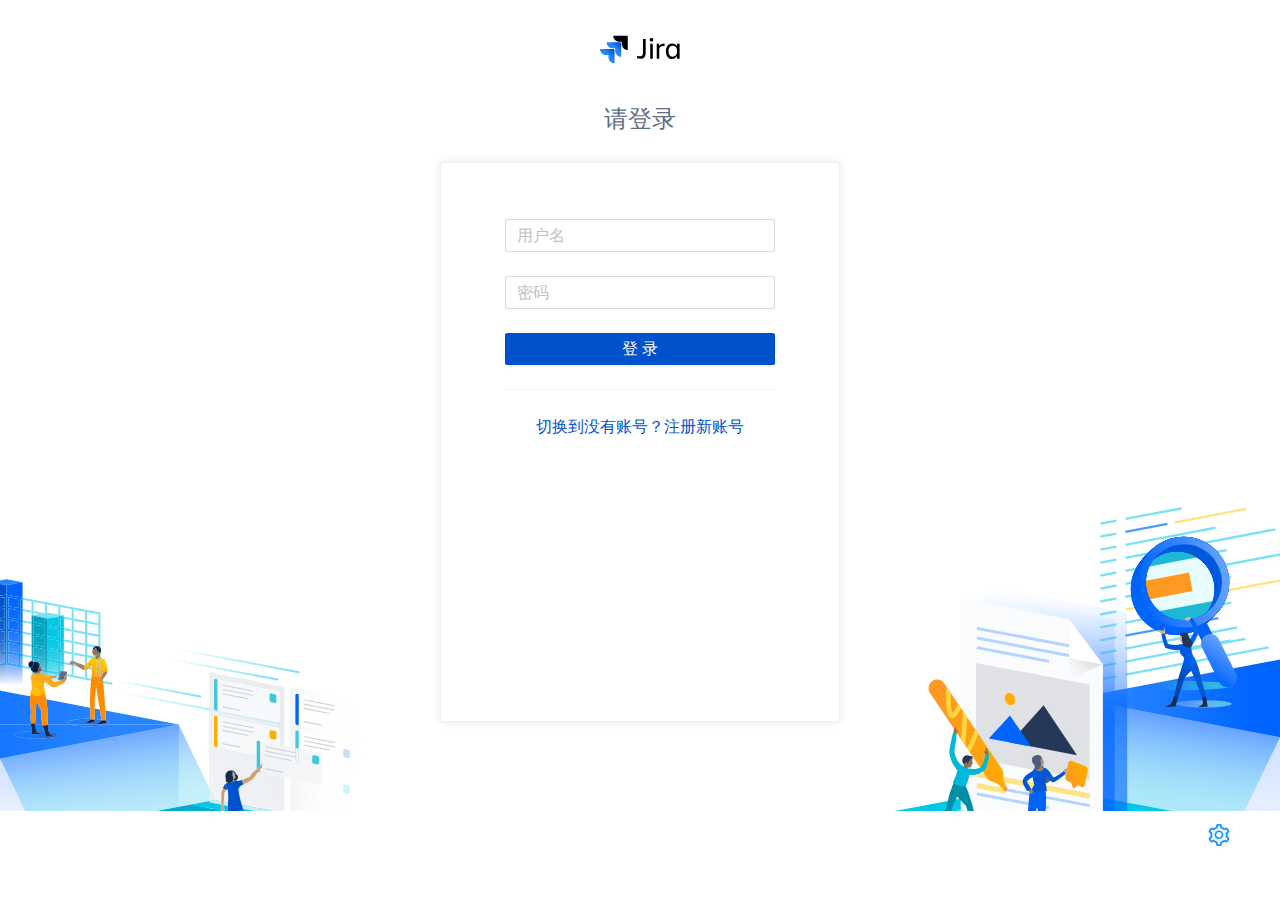
<file: index.html>
<!doctype html><html lang="en"><head><meta charset="utf-8"/><link rel="icon" href="/favicon.ico"/><meta name="viewport" content="width=device-width,initial-scale=1"/><meta name="theme-color" content="#000000"/><meta name="description" content="Web site created using create-react-app"/><link rel="apple-touch-icon" href="/logo192.png"/><link rel="manifest" href="/manifest.json"/><title>Jira管理系统</title><script type="text/javascript">!function(n){if("/"===n.search[1]){var a=n.search.slice(1).split("&").map((function(n){return n.replace(/~and~/g,"&")})).join("?");window.history.replaceState(null,null,n.pathname.slice(0,-1)+a+n.hash)}}(window.location)</script><link href="/static/css/2.7d1f9338.chunk.css" rel="stylesheet"><link href="/static/css/main.d6c97e95.chunk.css" rel="stylesheet"></head><body><noscript>You need to enable JavaScript to run this app.</noscript><div id="root"></div><script>!function(e){function r(r){for(var n,a,i=r[0],c=r[1],l=r[2],s=0,p=[];s<i.length;s++)a=i[s],Object.prototype.hasOwnProperty.call(o,a)&&o[a]&&p.push(o[a][0]),o[a]=0;for(n in c)Object.prototype.hasOwnProperty.call(c,n)&&(e[n]=c[n]);for(f&&f(r);p.length;)p.shift()();return u.push.apply(u,l||[]),t()}function t(){for(var e,r=0;r<u.length;r++){for(var t=u[r],n=!0,i=1;i<t.length;i++){var c=t[i];0!==o[c]&&(n=!1)}n&&(u.splice(r--,1),e=a(a.s=t[0]))}return e}var n={},o={1:0},u=[];function a(r){if(n[r])return n[r].exports;var t=n[r]={i:r,l:!1,exports:{}};return e[r].call(t.exports,t,t.exports,a),t.l=!0,t.exports}a.e=function(e){var r=[],t=o[e];if(0!==t)if(t)r.push(t[2]);else{var n=new Promise((function(r,n){t=o[e]=[r,n]}));r.push(t[2]=n);var u,i=document.createElement("script");i.charset="utf-8",i.timeout=120,a.nc&&i.setAttribute("nonce",a.nc),i.src=function(e){return a.p+"static/js/"+({}[e]||e)+"."+{3:"a43de16a"}[e]+".chunk.js"}(e);var c=new Error;u=function(r){i.onerror=i.onload=null,clearTimeout(l);var t=o[e];if(0!==t){if(t){var n=r&&("load"===r.type?"missing":r.type),u=r&&r.target&&r.target.src;c.message="Loading chunk "+e+" failed.\n("+n+": "+u+")",c.name="ChunkLoadError",c.type=n,c.request=u,t[1](c)}o[e]=void 0}};var l=setTimeout((function(){u({type:"timeout",target:i})}),12e4);i.onerror=i.onload=u,document.head.appendChild(i)}return Promise.all(r)},a.m=e,a.c=n,a.d=function(e,r,t){a.o(e,r)||Object.defineProperty(e,r,{enumerable:!0,get:t})},a.r=function(e){"undefined"!=typeof Symbol&&Symbol.toStringTag&&Object.defineProperty(e,Symbol.toStringTag,{value:"Module"}),Object.defineProperty(e,"__esModule",{value:!0})},a.t=function(e,r){if(1&r&&(e=a(e)),8&r)return e;if(4&r&&"object"==typeof e&&e&&e.__esModule)return e;var t=Object.create(null);if(a.r(t),Object.defineProperty(t,"default",{enumerable:!0,value:e}),2&r&&"string"!=typeof e)for(var n in e)a.d(t,n,function(r){return e[r]}.bind(null,n));return t},a.n=function(e){var r=e&&e.__esModule?function(){return e.default}:function(){return e};return a.d(r,"a",r),r},a.o=function(e,r){return Object.prototype.hasOwnProperty.call(e,r)},a.p="/",a.oe=function(e){throw console.error(e),e};var i=this["webpackJsonpfake-jira"]=this["webpackJsonpfake-jira"]||[],c=i.push.bind(i);i.push=r,i=i.slice();for(var l=0;l<i.length;l++)r(i[l]);var f=c;t()}([])</script><script src="/static/js/2.54378740.chunk.js"></script><script src="/static/js/main.f8e2fd3d.chunk.js"></script></body></html>
</file>
<file: static/css/main.d6c97e95.chunk.css>
html{font-size:62.5%}html body #root .App{min-height:100vh}
/*# sourceMappingURL=main.d6c97e95.chunk.css.map */
</file>
